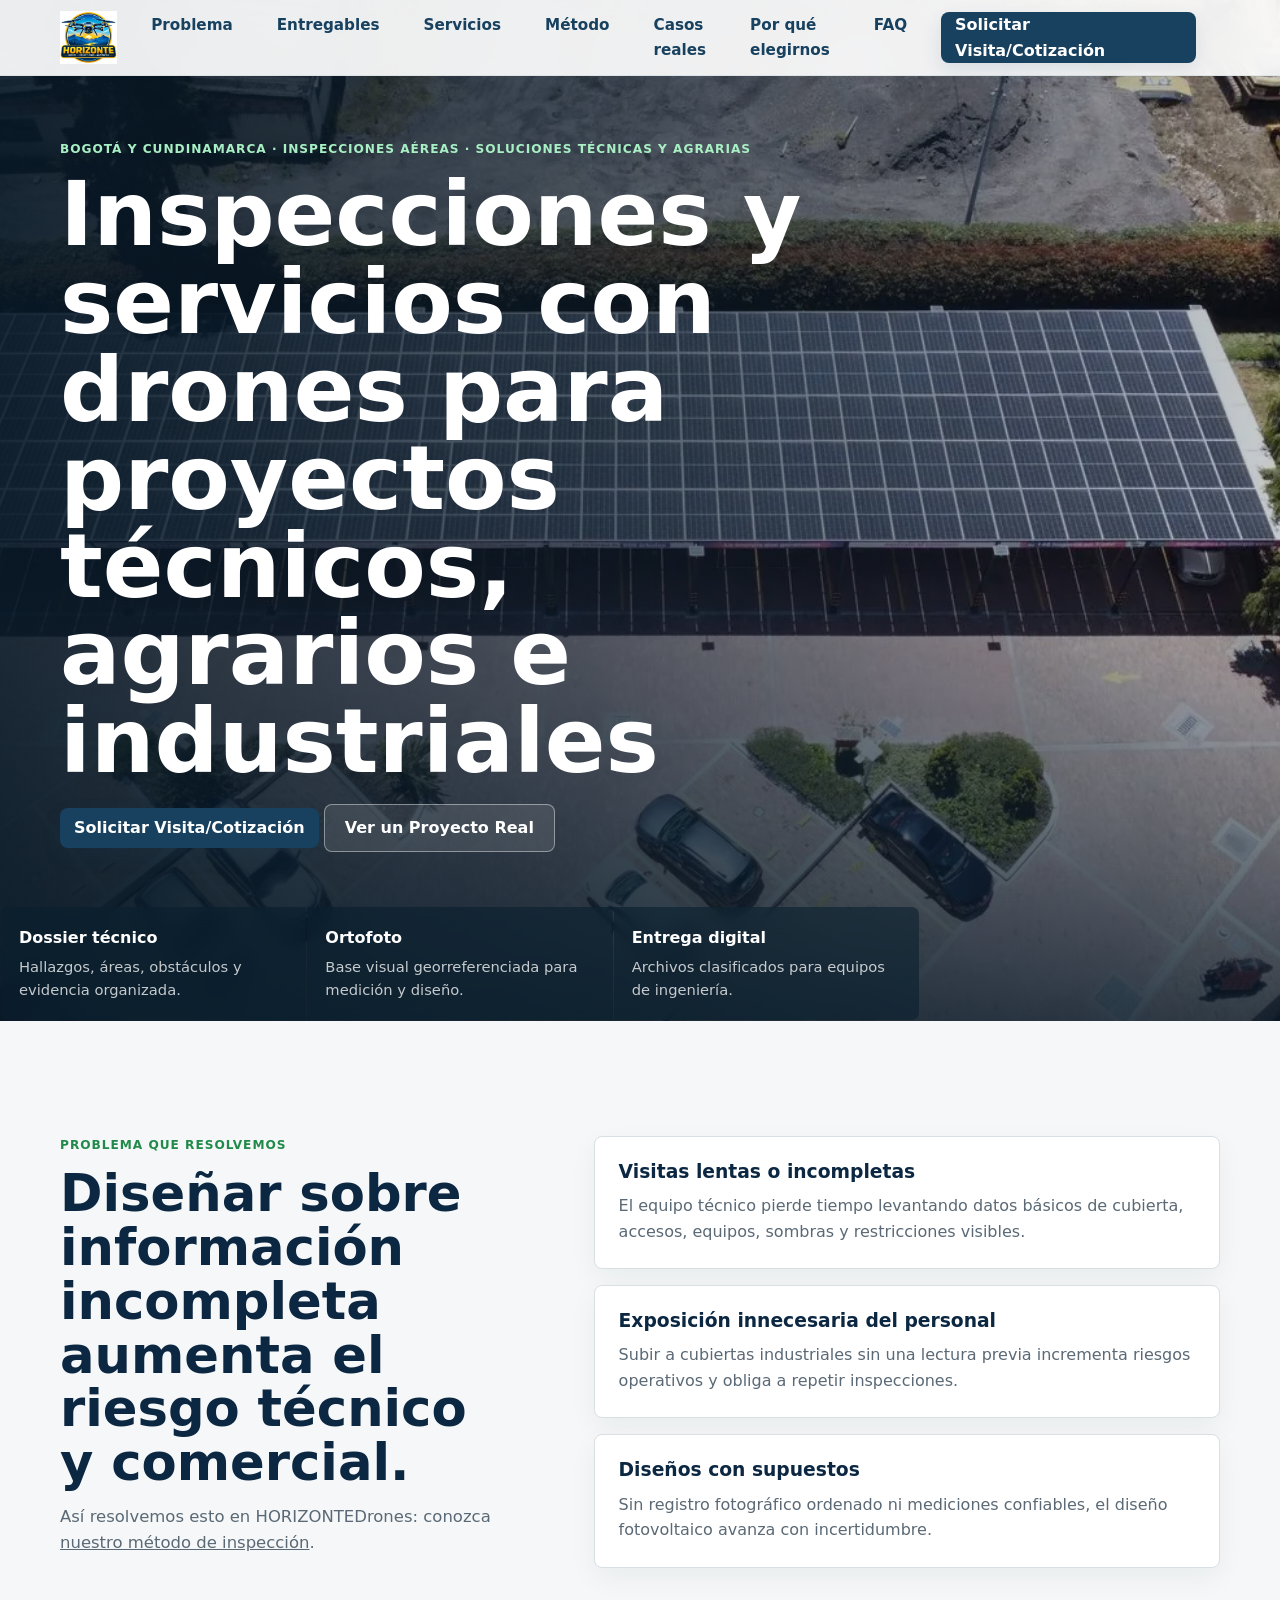
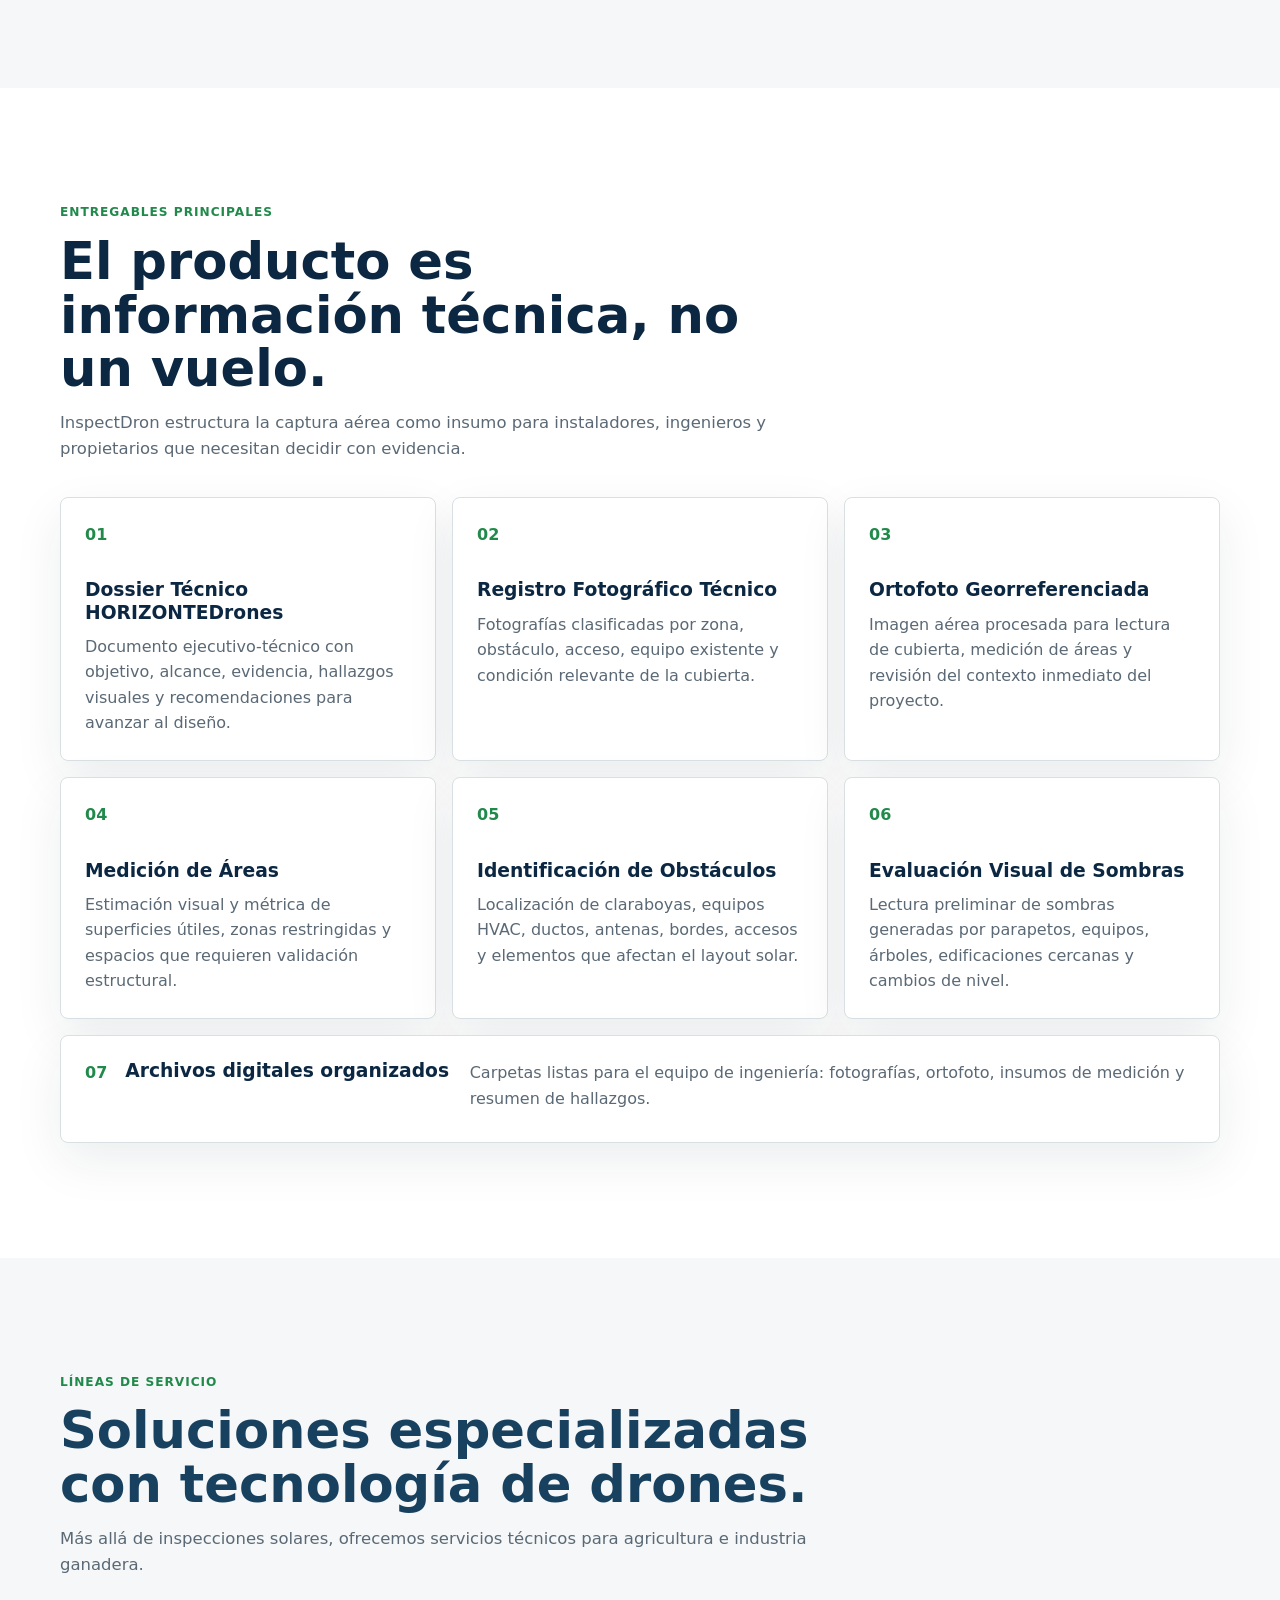
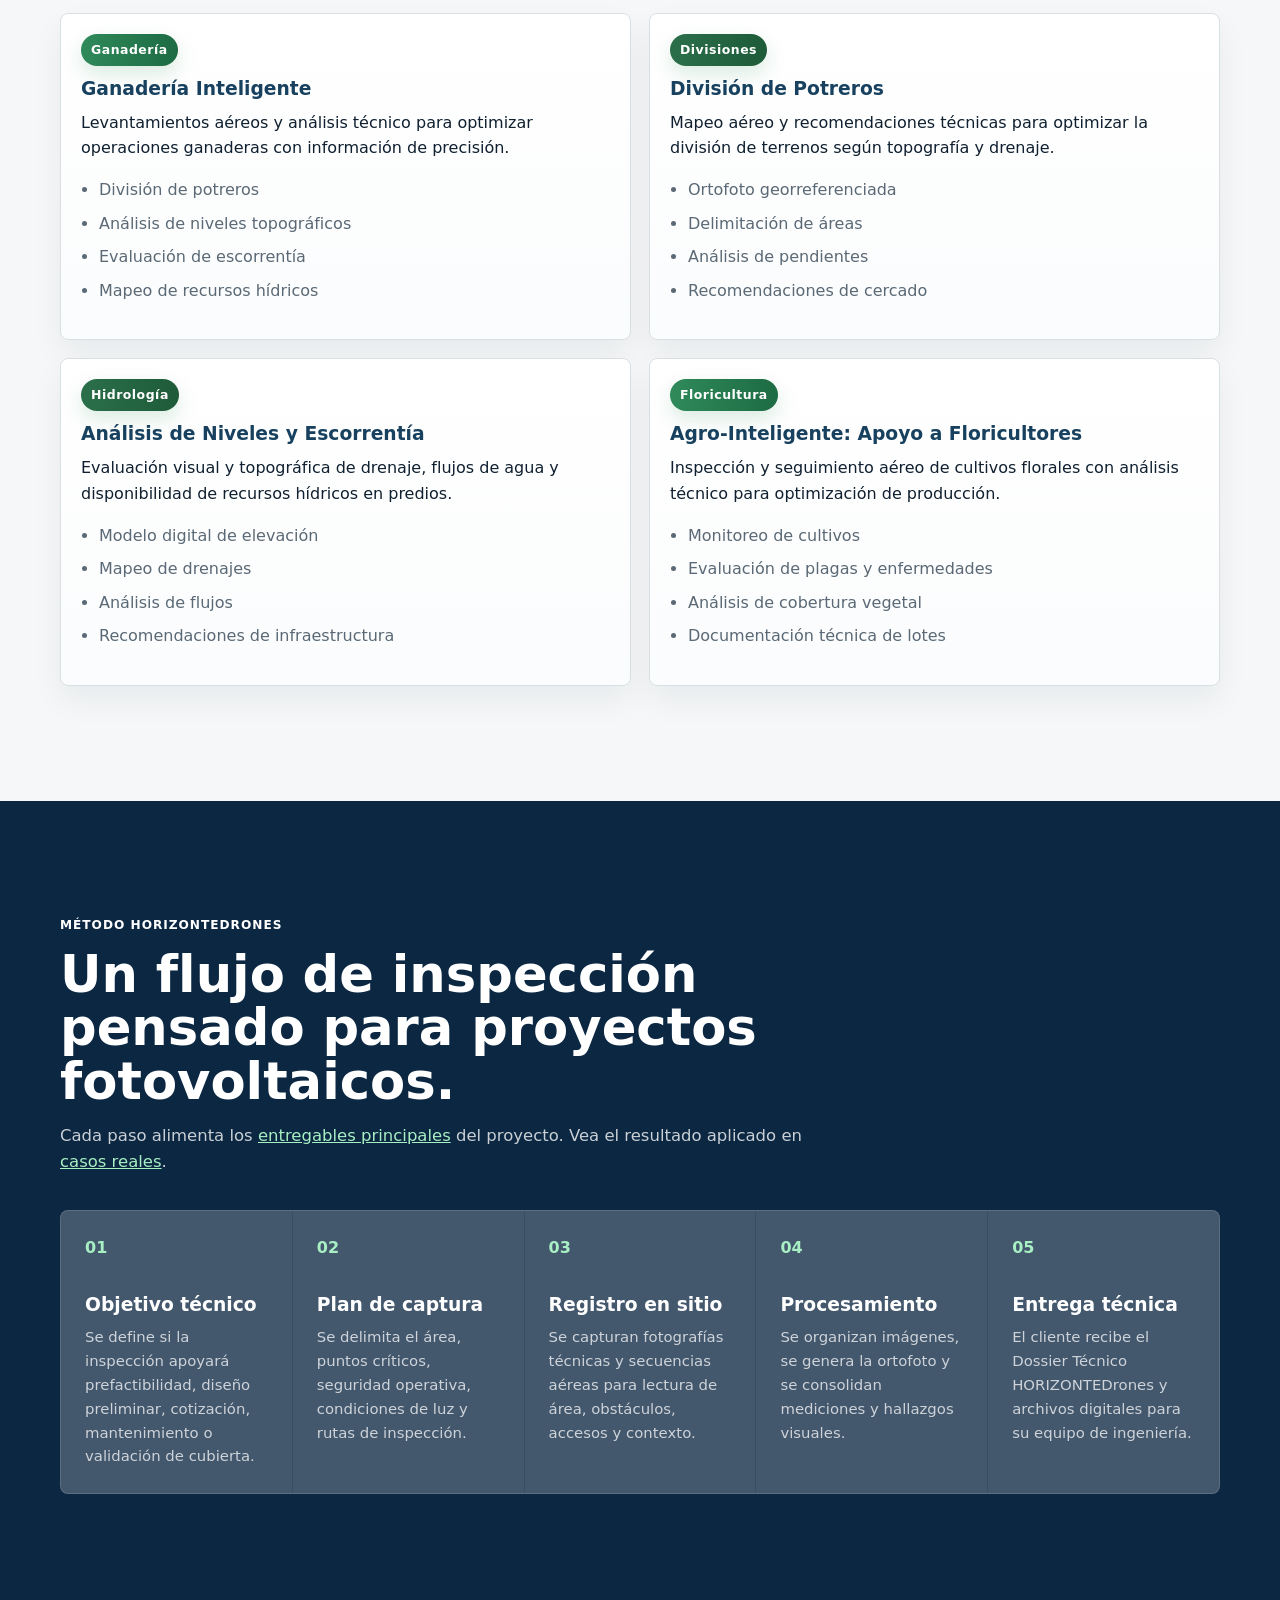
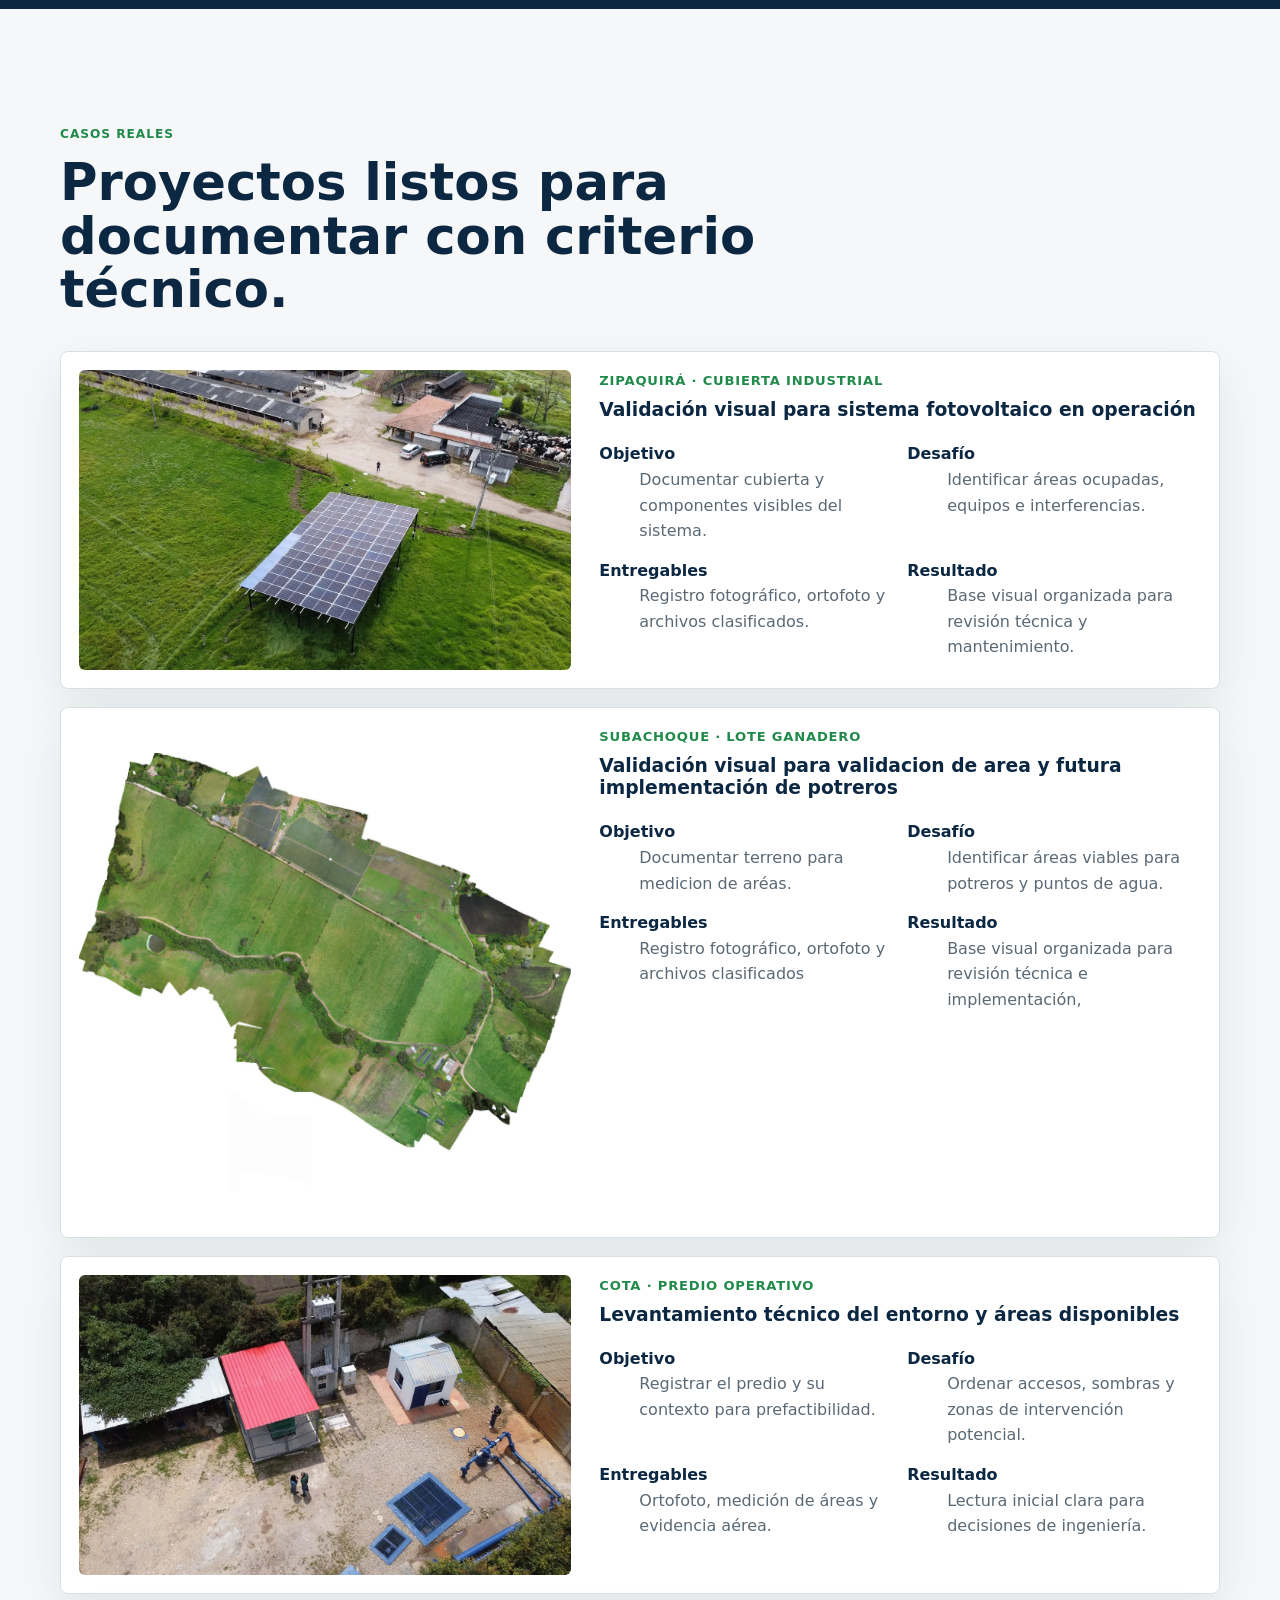
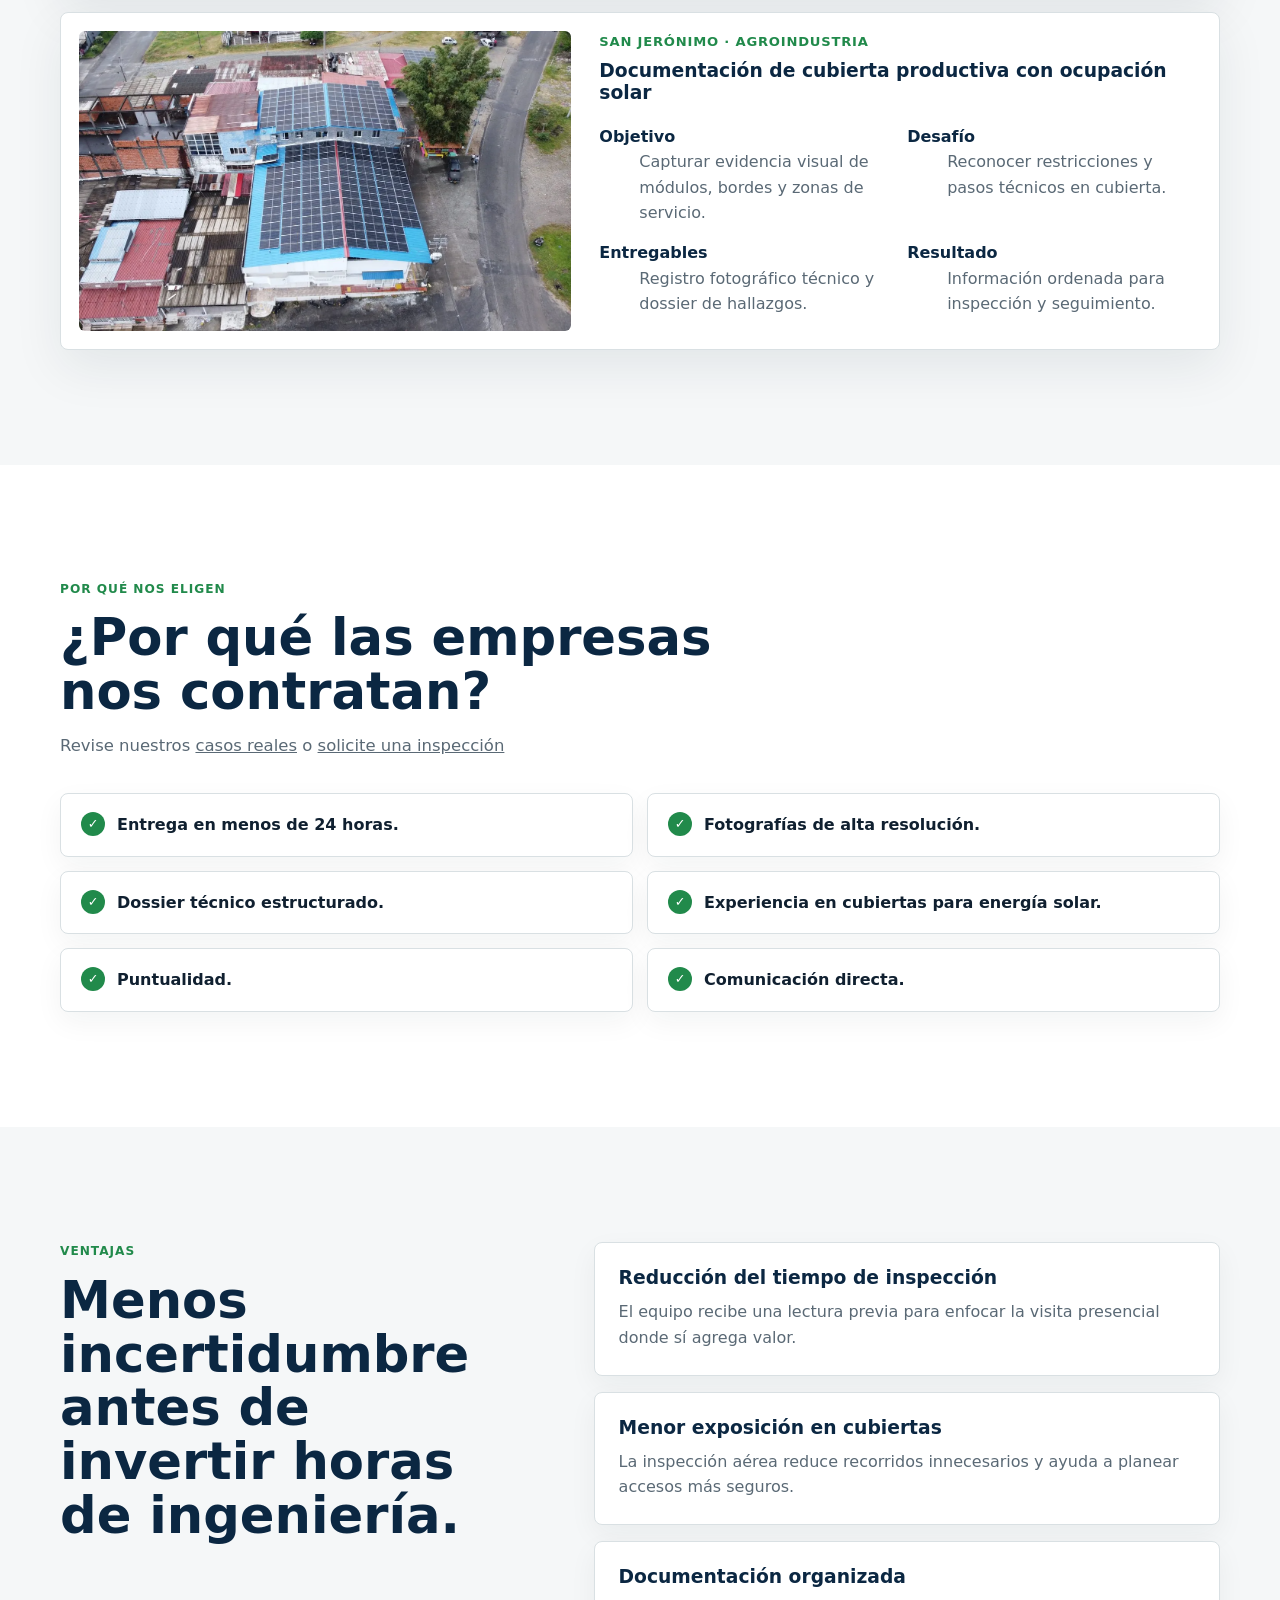
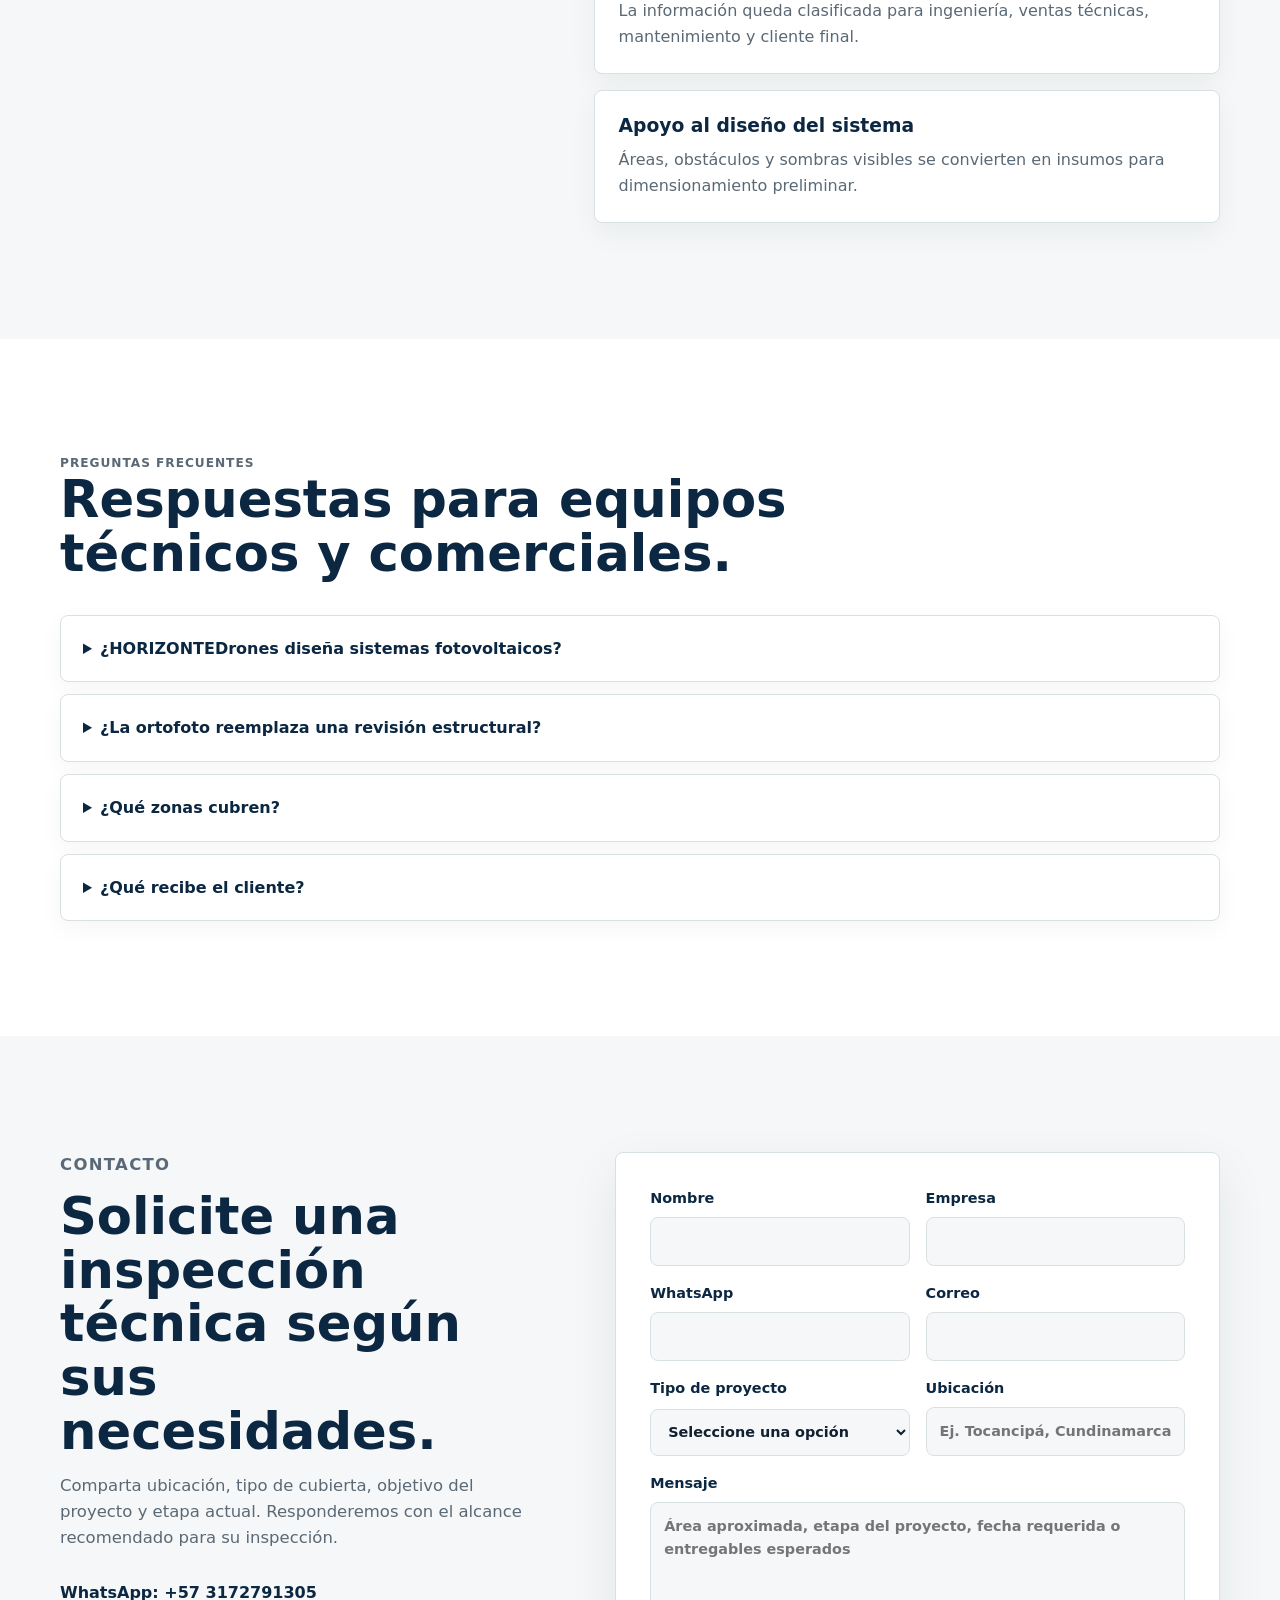
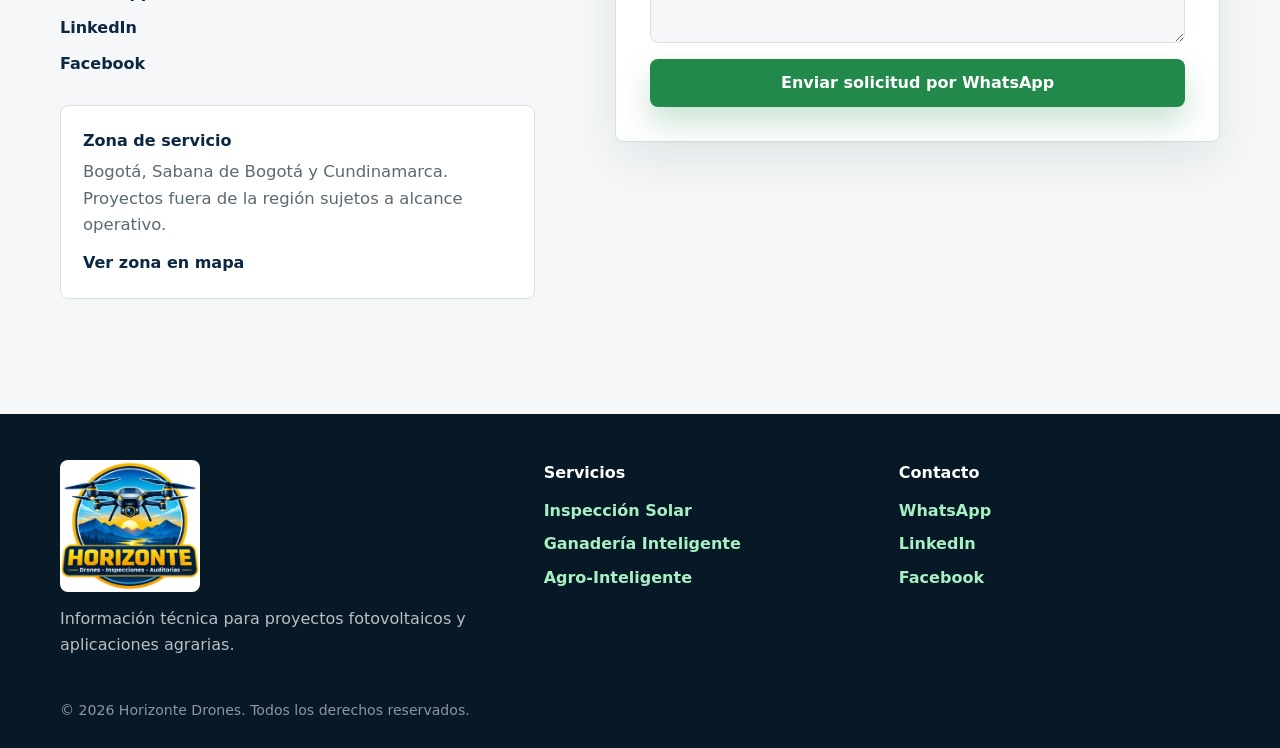
<file: index.html>
<!DOCTYPE html>
<html lang="es">
<head>
  <meta charset="UTF-8">
  <meta name="viewport" content="width=device-width, initial-scale=1.0">
  <title>Horizonte Drones | Inspecciones - Auditorias</title>
  <meta name="description" content="InspectDron entrega información técnica para proyectos fotovoltaicos: inspección de cubiertas, ortofoto georreferenciada, medición de áreas, obstáculos, so[..[...]">
  <meta name="keywords" content="inspección de cubiertas, inspección con drones, paneles solares, levantamiento técnico, energía solar, fotogrametría para cubiertas, Bogotá, Cundinamarca">
  <meta name="author" content="Horizonte Drones">
  <meta name="robots" content="index, follow">
  <link rel="canonical" href="https://pevisero.github.io/InspectDron/">
  <link rel="preload" as="image" href="assets/img/fiandina-chia-paneles.webp" imagesrcset="assets/img/fiandina-chia-paneles.webp">
  <link rel="icon" href="favicon.ico" sizes="any">
  <link rel="icon" type="image/png" href="favicon.png">
  <link rel="apple-touch-icon" href="apple-touch-icon.png">
  <link rel="stylesheet" href="style.css">
  <link rel="stylesheet" href="responsive.css">

  <meta property="og:title" content="Horizonte Drones | Información técnica para proyectos fotovoltaicos">
  <meta property="og:description" content="Inspección técnica de cubiertas, ortofoto georreferenciada, mediciones y dossier técnico para instaladores solares.">
  <meta property="og:image" content="https://pevisero.github.io/InspectDron/assets/img/opengraph.jpg">
  <meta property="og:image:width" content="1200">
  <meta property="og:image:height" content="630">
  <meta property="og:url" content="https://pevisero.github.io/HORIZONTEDrones/">
  <meta property="og:type" content="website">
  <meta property="og:site_name" content="Horizonte Drones">
  <meta name="twitter:card" content="summary_large_image">
  <meta name="twitter:title" content="Horizonte Drones | Información técnica para proyectos fotovoltaicos">
  <meta name="twitter:description" content="Dossier técnico, registro fotográfico y ortofoto para proyectos solares en Bogotá y Cundinamarca.">
  <meta name="twitter:image" content="https://pevisero.github.io/InspectDron/assets/img/opengraph.jpg">

  <script type="application/ld+json">
  {
    "@context": "https://schema.org",
    "@type": "LocalBusiness",
    "name": "Horizonte Drones",
    "url": "https://pevisero.github.io/HORIZONTEDrones/",
    "logo": "https://pevisero.github.io/HORIZONTEDrones/assets/img/LogoFinalHorizonte.jpg",
    "image": [
      {
        "@type": "ImageObject",
        "url": "https://pevisero.github.io/HORIZONTEDrones/assets/img/fiandina-chia-paneles.webp",
        "width": 1400,
        "height": 787,
        "caption": "Cubierta industrial inspeccionada para proyecto fotovoltaico en Chía"
      },
      {
        "@type": "ImageObject",
        "url": "https://pevisero.github.io/HORIZONTEDrones/assets/img/semex-zipaquira-paneles.webp",
        "width": 700,
        "height": 394,
        "caption": "Cubierta con sistema fotovoltaico en Zipaquirá"
      },
      {
        "@type": "ImageObject",
        "url": "https://pevisero.github.io/HORIZONTEDrones/assets/img/acueducto-cota-aereo.webp",
        "width": 700,
        "height": 394,
        "caption": "Vista aérea de predio para levantamiento técnico en Cota"
      },
      {
        "@type": "ImageObject",
        "url": "https://pevisero.github.io/HORIZONTEDrones/assets/img/lacteos-san-jeronimo-paneles.webp",
        "width": 700,
        "height": 394,
        "caption": "Cubierta agroindustrial con paneles solares en San Jerónimo"
      }
    ],
    "description": "Inspección técnica de cubiertas y levantamiento fotogramétrico para proyectos fotovoltaicos.",
    "areaServed": ["Bogotá", "Cundinamarca", "Colombia"],
    "sameAs": [
      "https://linkedin.com/company/horizontedrones",
      "https://facebook.com/profile.php?id=61589351548795"
    ],
    "contactPoint": {
      "@type": "ContactPoint",
      "telephone": "+57-317-279-1305",
      "contactType": "customer service",
      "areaServed": "CO",
      "availableLanguage": "Spanish"
    }
  }
  </script>

  <script type="application/ld+json">
  {
    "@context": "https://schema.org",
    "@type": "Service",
    "serviceType": "Inspección técnica de cubiertas con drones para proyectos fotovoltaicos",
    "name": "Inspección Técnica Horizonte Drones",
    "provider": {
      "@type": "LocalBusiness",
      "name": "Horizonte Drones",
      "url": "https://pevisero.github.io/HORIZONTEDrones/"
    },
    "areaServed": ["Bogotá", "Cundinamarca", "Colombia"],
    "description": "Inspección aérea de cubiertas industriales y comerciales para proyectos fotovoltaicos: dossier técnico, registro fotográfico, ortofoto georreferenciada, medición de áreas[...]",
    "url": "https://pevisero.github.io/HORIZONTEDrones/#entregables"
  }
  </script>

  <script type="application/ld+json">
  {
    "@context": "https://schema.org",
    "@type": "FAQPage",
    "mainEntity": [
      {
        "@type": "Question",
        "name": "¿InspectDron diseña sistemas fotovoltaicos?",
        "acceptedAnswer": {
          "@type": "Answer",
          "text": "No. InspectDron entrega información técnica de campo para apoyar a empresas instaladoras, ingenieros y propietarios antes del diseño o la visita especializada."
        }
      },
      {
        "@type": "Question",
        "name": "¿La ortofoto reemplaza una revisión estructural?",
        "acceptedAnswer": {
          "@type": "Answer",
          "text": "No. La ortofoto y el registro visual ayudan a tomar decisiones preliminares, pero la capacidad estructural debe validarla un profesional competente."
        }
      },
      {
        "@type": "Question",
        "name": "¿Qué zonas cubren?",
        "acceptedAnswer": {
          "@type": "Answer",
          "text": "Atendemos principalmente Bogotá, Sabana de Bogotá y Cundinamarca. También se evalúan proyectos en otras regiones según alcance y agenda operativa."
        }
      },
      {
        "@type": "Question",
        "name": "¿Qué recibe el cliente?",
        "acceptedAnswer": {
          "@type": "Answer",
          "text": "Un Dossier Técnico InspectDron, registro fotográfico técnico, ortofoto georreferenciada cuando aplica, mediciones de áreas, identificación de obstáculos, evaluación visu[...]
        }
      }
    ]
  }
  </script>

  <script type="application/ld+json">
  {
    "@context": "https://schema.org",
    "@type": "BreadcrumbList",
    "itemListElement": [
      {
        "@type": "ListItem",
        "position": 1,
        "name": "Inicio",
        "item": "https://pevisero.github.io/HORIZONTEDrones/"
      },
      {
        "@type": "ListItem",
        "position": 2,
        "name": "Inspección Técnica de Cubiertas Fotovoltaicas",
        "item": "https://pevisero.github.io/HORIZONTEDrones/#entregables"
      }
    ]
  }
  </script>
</head>
<body>
  <a class="skip-link" href="#contenido">Saltar al contenido</a>

  <header class="site-header" data-header>
    <a class="brand" href="#inicio" aria-label="Inicio Horizonte Drones">
      <picture>
        <source srcset="assets/img/LogoFinalHorizonte.webp" type="image/webp">
        <img src="assets/img/LogoFinalHorizonte.jpg" alt="Horizonte Drones — Inspecciones — Auditorías" width="180" height="120">
      </picture>
    </a>

    <nav class="desktop-nav" aria-label="Navegación principal">
      <a href="#problema">Problema</a>
      <a href="#entregables">Entregables</a>
      <a href="#servicios">Servicios</a>
      <a href="#metodo">Método</a>
      <a href="#casos">Casos reales</a>
      <a href="#por-que-elegirnos">Por qué elegirnos</a>
      <a href="#faq">FAQ</a>
    </nav>

    <a class="header-cta" href="#contacto">Solicitar Visita/Cotización</a>
    <button class="menu-toggle" type="button" data-menu-toggle aria-expanded="false" aria-controls="mobile-menu">
      <span></span>
      <span></span>
      <span></span>
      <span class="sr-only">Abrir menú</span>
    </button>
  </header>

  <nav class="mobile-nav" id="mobile-menu" data-mobile-menu aria-label="Navegación móvil">
    <a href="#problema">Problema</a>
    <a href="#entregables">Entregables</a>
    <a href="#servicios">Servicios</a>
    <a href="#metodo">Método</a>
    <a href="#casos">Casos reales</a>
    <a href="#por-que-elegirnos">Por qué elegirnos</a>
    <a href="#ventajas">Ventajas</a>
    <a href="#faq">Preguntas frecuentes</a>
    <a href="#contacto">Contacto</a>
  </nav>

  <main id="contenido">
    <section class="hero" id="inicio" aria-labelledby="hero-title">
      <picture>
        <source srcset="assets/img/fiandina-chia-paneles.webp" type="image/webp">
        <img class="hero-media" src="assets/img/fiandina-chia-paneles.jpg" alt="Cubierta industrial inspeccionada para proyecto fotovoltaico" width="1400" height="787">
      </picture>
      <div class="hero-overlay"></div>
      <div class="hero-content">
        <p class="eyebrow eyebrow-light">Bogotá y Cundinamarca · Inspecciones aéreas · Soluciones técnicas y agrarias</p> 
        <h1 id="hero-title">Inspecciones y servicios con drones para proyectos técnicos, agrarios e industriales</h1> 
        <a class="header-cta" href="#contacto">Solicitar Visita/Cotización</a>
        <a class="btn btn-secondary" href="#casos">Ver un Proyecto Real</a>
        </div>
        <dl class="hero-proof">
          <div>
            <dt>Dossier técnico</dt>
            <dd>Hallazgos, áreas, obstáculos y evidencia organizada.</dd>
          </div>
          <div>
            <dt>Ortofoto</dt>
            <dd>Base visual georreferenciada para medición y diseño.</dd>
          </div>
          <div>
            <dt>Entrega digital</dt>
            <dd>Archivos clasificados para equipos de ingeniería.</dd>
          </div>
        </dl>
      </div>
    </section>

    <section class="section problem" id="problema" aria-labelledby="problema-title">
      <div class="container split-grid">
        <div class="section-copy reveal">
          <p class="eyebrow">Problema que resolvemos</p>
          <h2 id="problema-title">Diseñar sobre información incompleta aumenta el riesgo técnico y comercial.</h2>
          <p>Así resolvemos esto en HORIZONTEDrones: conozca <a href="#metodo">nuestro método de inspección</a>.</p>
        </div>
        <div class="problem-list reveal">
          <article>
            <h3>Visitas lentas o incompletas</h3>
            <p>El equipo técnico pierde tiempo levantando datos básicos de cubierta, accesos, equipos, sombras y restricciones visibles.</p>
          </article>
          <article>
            <h3>Exposición innecesaria del personal</h3>
            <p>Subir a cubiertas industriales sin una lectura previa incrementa riesgos operativos y obliga a repetir inspecciones.</p>
          </article>
          <article>
            <h3>Diseños con supuestos</h3>
            <p>Sin registro fotográfico ordenado ni mediciones confiables, el diseño fotovoltaico avanza con incertidumbre.</p>
          </article>
        </div>
      </div>
    </section>

    <section class="section deliverables" id="entregables" aria-labelledby="entregables-title">
      <div class="container">
        <div class="section-head reveal">
          <p class="eyebrow">Entregables principales</p>
          <h2 id="entregables-title">El producto es información técnica, no un vuelo.</h2>
          <p>InspectDron estructura la captura aérea como insumo para instaladores, ingenieros y propietarios que necesitan decidir con evidencia.</p>
        </div>
        <div class="deliverable-grid">
          <article class="deliverable-card reveal">
            <span>01</span>
            <h3>Dossier Técnico HORIZONTEDrones</h3>
            <p>Documento ejecutivo-técnico con objetivo, alcance, evidencia, hallazgos visuales y recomendaciones para avanzar al diseño.</p>
          </article>
          <article class="deliverable-card reveal">
            <span>02</span>
            <h3>Registro Fotográfico Técnico</h3>
            <p>Fotografías clasificadas por zona, obstáculo, acceso, equipo existente y condición relevante de la cubierta.</p>
          </article>
          <article class="deliverable-card reveal">
            <span>03</span>
            <h3>Ortofoto Georreferenciada</h3>
            <p>Imagen aérea procesada para lectura de cubierta, medición de áreas y revisión del contexto inmediato del proyecto.</p>
          </article>
          <article class="deliverable-card reveal">
            <span>04</span>
            <h3>Medición de Áreas</h3>
            <p>Estimación visual y métrica de superficies útiles, zonas restringidas y espacios que requieren validación estructural.</p>
          </article>
          <article class="deliverable-card reveal">
            <span>05</span>
            <h3>Identificación de Obstáculos</h3>
            <p>Localización de claraboyas, equipos HVAC, ductos, antenas, bordes, accesos y elementos que afectan el layout solar.</p>
          </article>
          <article class="deliverable-card reveal">
            <span>06</span>
            <h3>Evaluación Visual de Sombras</h3>
            <p>Lectura preliminar de sombras generadas por parapetos, equipos, árboles, edificaciones cercanas y cambios de nivel.</p>
          </article>
          <article class="deliverable-card deliverable-wide reveal">
            <span>07</span>
            <h3>Archivos digitales organizados</h3>
            <p>Carpetas listas para el equipo de ingeniería: fotografías, ortofoto, insumos de medición y resumen de hallazgos.</p>
          </article>
        </div>
      </div>
    </section>

    <section class="section services" id="servicios" aria-labelledby="servicios-title">
      <div class="container">
        <div class="section-head reveal">
          <p class="eyebrow">Líneas de servicio</p>
          <h2 id="servicios-title">Soluciones especializadas con tecnología de drones.</h2>
          <p>Más allá de inspecciones solares, ofrecemos servicios técnicos para agricultura e industria ganadera.</p>
        </div>
        <div class="services-grid">
          <article class="service-card reveal">
            <div class="service-badge" data-type="agro">Ganadería</div>
            <h3>Ganadería Inteligente</h3>
            <p>Levantamientos aéreos y análisis técnico para optimizar operaciones ganaderas con información de precisión.</p>
            <ul class="service-features">
              <li>División de potreros</li>
              <li>Análisis de niveles topográficos</li>
              <li>Evaluación de escorrentía</li>
              <li>Mapeo de recursos hídricos</li>
            </ul>
          </article>
          <article class="service-card reveal">
            <div class="service-badge" data-type="primary">Divisiones</div>
            <h3>División de Potreros</h3>
            <p>Mapeo aéreo y recomendaciones técnicas para optimizar la división de terrenos según topografía y drenaje.</p>
            <ul class="service-features">
              <li>Ortofoto georreferenciada</li>
              <li>Delimitación de áreas</li>
              <li>Análisis de pendientes</li>
              <li>Recomendaciones de cercado</li>
            </ul>
          </article>
          <article class="service-card reveal">
            <div class="service-badge" data-type="primary">Hidrología</div>
            <h3>Análisis de Niveles y Escorrentía</h3>
            <p>Evaluación visual y topográfica de drenaje, flujos de agua y disponibilidad de recursos hídricos en predios.</p>
            <ul class="service-features">
              <li>Modelo digital de elevación</li>
              <li>Mapeo de drenajes</li>
              <li>Análisis de flujos</li>
              <li>Recomendaciones de infraestructura</li>
            </ul>
          </article>
          <article class="service-card reveal">
            <div class="service-badge" data-type="agro">Floricultura</div>
            <h3>Agro-Inteligente: Apoyo a Floricultores</h3>
            <p>Inspección y seguimiento aéreo de cultivos florales con análisis técnico para optimización de producción.</p>
            <ul class="service-features">
              <li>Monitoreo de cultivos</li>
              <li>Evaluación de plagas y enfermedades</li>
              <li>Análisis de cobertura vegetal</li>
              <li>Documentación técnica de lotes</li>
            </ul>
          </article>
        </div>
      </div>
    </section>

    <section class="section method" id="metodo" aria-labelledby="metodo-title">
      <div class="container">
        <div class="section-head reveal">
          <p class="eyebrow">Método HORIZONTEDrones</p>
          <h2 id="metodo-title">Un flujo de inspección pensado para proyectos fotovoltaicos.</h2>
          <p>Cada paso alimenta los <a href="#entregables">entregables principales</a> del proyecto. Vea el resultado aplicado en <a href="#casos">casos reales</a>.</p>
        </div>
        <ol class="method-steps">
          <li class="reveal">
            <strong>01</strong>
            <h3>Objetivo técnico</h3>
            <p>Se define si la inspección apoyará prefactibilidad, diseño preliminar, cotización, mantenimiento o validación de cubierta.</p>
          </li>
          <li class="reveal">
            <strong>02</strong>
            <h3>Plan de captura</h3>
            <p>Se delimita el área, puntos críticos, seguridad operativa, condiciones de luz y rutas de inspección.</p>
          </li>
          <li class="reveal">
            <strong>03</strong>
            <h3>Registro en sitio</h3>
            <p>Se capturan fotografías técnicas y secuencias aéreas para lectura de área, obstáculos, accesos y contexto.</p>
          </li>
          <li class="reveal">
            <strong>04</strong>
            <h3>Procesamiento</h3>
            <p>Se organizan imágenes, se genera la ortofoto y se consolidan mediciones y hallazgos visuales.</p>
          </li>
          <li class="reveal">
            <strong>05</strong>
            <h3>Entrega técnica</h3>
            <p>El cliente recibe el Dossier Técnico HORIZONTEDrones y archivos digitales para su equipo de ingeniería.</p>
          </li>
        </ol>
      </div>
    </section>

    <section class="section cases" id="casos" aria-labelledby="casos-title">
      <div class="container">
        <div class="section-head reveal">
          <p class="eyebrow">Casos reales</p>
          <h2 id="casos-title">Proyectos listos para documentar con criterio técnico.</h2>
          <p hidden>La sección queda preparada para crecer con más proyectos, manteniendo una estructura útil para clientes corporativos.</p>
        </div>
        <div class="case-grid">
          <article class="case-card reveal">
            <img src="assets/img/semex-zipaquira-paneles.webp" alt="Cubierta con sistema fotovoltaico en Zipaquirá" width="700" height="394" loading="lazy">
            <div>
              <p class="case-location">Zipaquirá · Cubierta industrial</p>
              <h3>Validación visual para sistema fotovoltaico en operación</h3>
              <dl>
                <div><dt>Objetivo</dt><dd>Documentar cubierta y componentes visibles del sistema.</dd></div>
                <div><dt>Desafío</dt><dd>Identificar áreas ocupadas, equipos e interferencias.</dd></div>
                <div><dt>Entregables</dt><dd>Registro fotográfico, ortofoto y archivos clasificados.</dd></div>
                <div><dt>Resultado</dt><dd>Base visual organizada para revisión técnica y mantenimiento.</dd></div>
              </dl>
            </div>
          </article>
          <article class="case-card reveal">
            <img src="assets/img/lote_subachoque.webp" alt="Lote medicion de area e implementacion de Ganaderia Inteligente" width="700" height="394" loading="lazy">
            <div>
              <p class="case-location">Subachoque · Lote Ganadero</p>
              <h3>Validación visual para validacion de area y futura implementación de potreros</h3>
              <dl>
                <div><dt>Objetivo</dt><dd>Documentar terreno para medicion de aréas.</dd></div>
                <div><dt>Desafío</dt><dd>Identificar áreas viables para potreros y puntos de agua.</dd></div>
                <div><dt>Entregables</dt><dd>Registro fotográfico, ortofoto y archivos clasificados</dd></div>
                <div><dt>Resultado</dt><dd>Base visual organizada para revisión técnica e implementación,</dd></div>
              </dl>
            </div>
           </article>  
          <article class="case-card reveal">
            <img src="assets/img/acueducto-cota-aereo.webp" alt="Vista aérea de predio para levantamiento técnico en Cota" width="700" height="394" loading="lazy">
            <div>
              <p class="case-location">Cota · Predio operativo</p>
              <h3>Levantamiento técnico del entorno y áreas disponibles</h3>
              <dl>
                <div><dt>Objetivo</dt><dd>Registrar el predio y su contexto para prefactibilidad.</dd></div>
                <div><dt>Desafío</dt><dd>Ordenar accesos, sombras y zonas de intervención potencial.</dd></div>
                <div><dt>Entregables</dt><dd>Ortofoto, medición de áreas y evidencia aérea.</dd></div>
                <div><dt>Resultado</dt><dd>Lectura inicial clara para decisiones de ingeniería.</dd></div>
              </dl>
            </div>
          </article>
          <article class="case-card reveal">
            <img src="assets/img/lacteos-san-jeronimo-paneles.webp" alt="Cubierta agroindustrial con paneles solares" width="700" height="394" loading="lazy">
            <div>
              <p class="case-location">San Jerónimo · Agroindustria</p>
              <h3>Documentación de cubierta productiva con ocupación solar</h3>
              <dl>
                <div><dt>Objetivo</dt><dd>Capturar evidencia visual de módulos, bordes y zonas de servicio.</dd></div>
                <div><dt>Desafío</dt><dd>Reconocer restricciones y pasos técnicos en cubierta.</dd></div>
                <div><dt>Entregables</dt><dd>Registro fotográfico técnico y dossier de hallazgos.</dd></div>
                <div><dt>Resultado</dt><dd>Información ordenada para inspección y seguimiento.</dd></div>
              </dl>
            </div>
          </article>
        </div>
      </div>
    </section>

    <section class="section why-us" id="por-que-elegirnos" aria-labelledby="why-us-title">
      <div class="container">
        <div class="section-head reveal">
          <p class="eyebrow">Por qué nos eligen</p>
          <h2 id="why-us-title">¿Por qué las empresas nos contratan?</h2>
          <p>Revise nuestros <a href="#casos">casos reales</a> o <a href="#contacto">solicite una inspección</a directamente.</p>
        </div>
        <ul class="why-us-list reveal">
          <li>Entrega en menos de 24 horas.</li>
          <li>Fotografías de alta resolución.</li>
          <li>Dossier técnico estructurado.</li>
          <li>Experiencia en cubiertas para energía solar.</li>
          <li>Puntualidad.</li>
          <li>Comunicación directa.</li>
        </ul>
      </div>
    </section>

    <section class="section advantages" id="ventajas" aria-labelledby="ventajas-title">
      <div class="container split-grid">
        <div class="section-copy reveal">
          <p class="eyebrow">Ventajas</p>
          <h2 id="ventajas-title">Menos incertidumbre antes de invertir horas de ingeniería.</h2>
        </div>
        <div class="advantage-grid">
          <article class="reveal"><h3>Reducción del tiempo de inspección</h3><p>El equipo recibe una lectura previa para enfocar la visita presencial donde sí agrega valor.</p></article>
          <article class="reveal"><h3>Menor exposición en cubiertas</h3><p>La inspección aérea reduce recorridos innecesarios y ayuda a planear accesos más seguros.</p></article>
          <article class="reveal"><h3>Documentación organizada</h3><p>La información queda clasificada para ingeniería, ventas técnicas, mantenimiento y cliente final.</p></article>
          <article class="reveal"><h3>Apoyo al diseño del sistema</h3><p>Áreas, obstáculos y sombras visibles se convierten en insumos para dimensionamiento preliminar.</p></article>
        </div>
      </div>
    </section>

    <section class="section faq" id="faq" aria-labelledby="faq-title">
      <div class="container">
        <div class="section-head reveal">
          <p class="eyebrow">Preguntas frecuentes</p>
          <h2 id="faq-title">Respuestas para equipos técnicos y comerciales.</h2>
        </div>
        <div class="faq-list">
          <details class="reveal">
            <summary>¿HORIZONTEDrones diseña sistemas fotovoltaicos?</summary>
            <p>No. HORIZONTEDrones entrega información técnica de campo para apoyar a empresas instaladoras, ingenieros y propietarios antes del diseño o la visita especializada.</p>
          </details>
          <details class="reveal">
            <summary>¿La ortofoto reemplaza una revisión estructural?</summary>
            <p>No. La ortofoto y el registro visual ayudan a tomar decisiones preliminares, pero la capacidad estructural debe validarla un profesional competente.</p>
          </details>
          <details class="reveal">
            <summary>¿Qué zonas cubren?</summary>
            <p>Atendemos principalmente Bogotá, Sabana de Bogotá y Cundinamarca. También se evalúan proyectos en otras regiones según alcance y agenda operativa.</p>
          </details>
          <details class="reveal">
            <summary>¿Qué recibe el cliente?</summary>
            <p>Un Dossier Técnico InspectDron, registro fotográfico técnico, ortofoto georreferenciada cuando aplica, mediciones de áreas, identificación de obstáculos, evaluación visual d[...]
          </details>
        </div>
      </div>
    </section>

    <section class="section contact" id="contacto" aria-labelledby="contacto-title">
      <div class="container contact-grid">
        <div class="contact-copy reveal">
          <p class="eyebrow">Contacto</p>
          <h2 id="contacto-title">Solicite una inspección técnica según sus necesidades.</h2>
          <p>Comparta ubicación, tipo de cubierta, objetivo del proyecto y etapa actual. Responderemos con el alcance recomendado para su inspección.</p>
          <div class="contact-links">
            <a href="https://wa.me/573172791305" target="_blank" rel="noopener">WhatsApp: +57 3172791305</a>
            <a href="https://linkedin.com/company/horizontedrones" target="_blank" rel="noopener">LinkedIn</a>
            <a href="https://facebook.com/profile.php?id=61589351548795" target="_blank" rel="noopener">Facebook</a>
          </div>
          <div class="map-panel" aria-label="Zona de servicio">
            <strong>Zona de servicio</strong>
            <p>Bogotá, Sabana de Bogotá y Cundinamarca. Proyectos fuera de la región sujetos a alcance operativo.</p>
            <a href="https://www.google.com/maps/search/Bogot%C3%A1+Cundinamarca" target="_blank" rel="noopener">Ver zona en mapa</a>
          </div>
        </div>

        <form class="contact-form reveal" data-contact-form>
          <label>
            Nombre
            <input type="text" name="nombre" autocomplete="name" required>
          </label>
          <label>
            Empresa
            <input type="text" name="empresa" autocomplete="organization">
          </label>
          <label>
            WhatsApp
            <input type="tel" name="telefono" autocomplete="tel" required>
          </label>
          <label>
            Correo
            <input type="email" name="email" autocomplete="email">
          </label>
          <label>
            Tipo de proyecto
            <select name="proyecto" required>
              <option value="">Seleccione una opción</option>
              <option>Cubierta industrial</option>
              <option>Cubierta comercial</option>
              <option>Bodega o centro logístico</option>
              <option>Mantenimiento de sistema existente</option>
              <option>Ganadería Inteligente</option>
              <option>División de Potreros</option>
              <option>Análisis de Niveles y Escorrentía</option>
              <option>Agro-Inteligente (Floricultura)</option>
              <option>Otro</option>
            </select>
          </label>
          <label>
            Ubicación
            <input type="text" name="ubicacion" placeholder="Ej. Tocancipá, Cundinamarca" required>
          </label>
          <label class="full-field">
            Mensaje
            <textarea name="mensaje" rows="5" placeholder="Área aproximada, etapa del proyecto, fecha requerida o entregables esperados"></textarea>
          </label>
          <button class="btn btn-primary form-button" type="submit">Enviar solicitud por WhatsApp</button>
        </form>
      </div>
    </section>
  </main>

  <footer class="site-footer">
    <div class="footer-inner">
      <div>
        <picture>
          <source srcset="assets/img/LogoFinalHorizonte.webp" type="image/webp">
          <img src="assets/img/LogoFinalHorizonte.jpg" alt="Horizonte Drones — Inspecciones — Auditorías" width="150" height="100" loading="lazy">
        </picture>
        <p>Información técnica para proyectos fotovoltaicos y aplicaciones agrarias.</p>
      </div>
      <div>
        <strong>Servicios</strong>
        <a href="#entregables">Inspección Solar</a>
        <a href="#servicios">Ganadería Inteligente</a>
        <a href="#servicios">Agro-Inteligente</a>
      </div>
      <div>
        <strong>Contacto</strong>
        <a href="https://wa.me/573172791305" target="_blank" rel="noopener">WhatsApp</a>
        <a href="https://linkedin.com/company/horizontedrones" target="_blank" rel="noopener">LinkedIn</a>
        <a href="https://facebook.com/profile.php?id=61589351548795" target="_blank" rel="noopener">Facebook</a>
      </div>
    </div>
    <p class="copyright">© 2026 Horizonte Drones. Todos los derechos reservados.</p>
  </footer>

  <script src="app.js" defer></script>
</body>
</html>
</file>
<file: style.css>
:root {
  --color-white: #ffffff;
  --color-bg: #f5f7f8;
  --color-soft: #eef2f3;
  --color-line: #d9e0e3;
  --color-ink: #102030;
  --color-muted: #5a6975;
  --color-blue: #0b2742;
  --color-blue-2: #17415f;
  --color-green: #218a4b;
  --color-green-dark: #176c39;
  --shadow-soft: 0 18px 50px rgba(16, 32, 48, 0.08);
  --container: min(1160px, calc(100vw - 40px));
  --radius: 8px;
}

* {
  box-sizing: border-box;
}

html {
  scroll-behavior: smooth;
  scroll-padding-top: 86px;
}

body {
  margin: 0;
  font-family: "Inter", system-ui, -apple-system, BlinkMacSystemFont, "Segoe UI", sans-serif;
  color: var(--color-ink);
  background: var(--color-white);
  line-height: 1.6;
}

img {
  display: block;
  max-width: 100%;
  height: auto;
}

a {
  color: inherit;
}

button,
input,
select,
textarea {
  font: inherit;
}

.skip-link {
  position: fixed;
  left: 16px;
  top: 16px;
  z-index: 1000;
  transform: translateY(-160%);
  background: var(--color-blue);
  color: var(--color-white);
  padding: 10px 14px;
  border-radius: var(--radius);
}

.skip-link:focus {
  transform: translateY(0);
}

.sr-only {
  position: absolute;
  width: 1px;
  height: 1px;
  padding: 0;
  margin: -1px;
  overflow: hidden;
  clip: rect(0, 0, 0, 0);
  white-space: nowrap;
  border: 0;
}

.site-header {
  position: fixed;
  inset: 0 0 auto;
  z-index: 50;
  height: 76px;
  display: grid;
  grid-template-columns: auto 1fr auto auto;
  align-items: center;
  gap: 24px;
  padding: 0 max(20px, calc((100vw - 1160px) / 2));
  background: rgba(255, 255, 255, 0.92);
  border-bottom: 1px solid rgba(217, 224, 227, 0.72);
  backdrop-filter: blur(16px);
  transition: box-shadow 180ms ease, height 180ms ease;
}

.site-header.is-scrolled {
  height: 68px;
  box-shadow: 0 12px 34px rgba(16, 32, 48, 0.08);
}

.brand {
  display: inline-flex;
  align-items: center;
  text-decoration: none;
}

.brand img {
  width: auto;
  height: 54px;
  object-fit: contain;
}

/* Hacemos la navegación más visible y equilibrada: todos los servicios tienen el mismo peso visual */
.desktop-nav {
  display: flex;
  justify-content: center;
  gap: 24px;
}

/* Nav items más destacados: color más oscuro, mayor contraste y peso */
.desktop-nav a,
.mobile-nav a {
  text-decoration: none;
  color: var(--color-blue-2);
  font-size: 0.95rem;
  font-weight: 800;
  padding: 8px 10px;
  border-radius: 6px;
}

.desktop-nav a:hover,
.desktop-nav a:focus-visible,
.mobile-nav a:hover,
.mobile-nav a:focus-visible {
  color: var(--color-white);
  background: linear-gradient(90deg, var(--color-blue-2), var(--color-blue));
  box-shadow: 0 8px 18px rgba(11, 39, 66, 0.08);
}

/* CTA en header menos exclusiva: más neutral para abarcar todos los servicios */
.header-cta {
  display: inline-flex;
  align-items: center;
  justify-content: center;
  min-height: 40px;
  padding: 0 14px;
  border-radius: var(--radius);
  background: var(--color-blue-2);
  color: var(--color-white);
  text-decoration: none;
  font-weight: 800;
  box-shadow: 0 8px 20px rgba(23, 65, 95, 0.12);
}

.header-cta:hover,
.header-cta:focus-visible {
  background: var(--color-blue);
}

.menu-toggle {
  display: none;
  width: 44px;
  height: 44px;
  border: 1px solid var(--color-line);
  border-radius: var(--radius);
  background: var(--color-white);
  align-items: center;
  justify-content: center;
  flex-direction: column;
  gap: 5px;
  cursor: pointer;
}

.menu-toggle span:not(.sr-only) {
  width: 20px;
  height: 2px;
  background: var(--color-blue);
}

.mobile-nav {
  position: fixed;
  inset: 76px 0 auto;
  z-index: 40;
  display: none;
  padding: 18px 20px 24px;
  background: var(--color-white);
  border-bottom: 1px solid var(--color-line);
  box-shadow: var(--shadow-soft);
}

.mobile-nav.is-open {
  display: grid;
  gap: 14px;
}

.hero {
  position: relative;
  min-height: 94vh;
  display: grid;
  align-items: end;
  overflow: hidden;
  background: var(--color-blue);
}

.hero-media,
.hero picture {
  position: absolute;
  inset: 0;
  width: 100%;
  height: 100%;
}

.hero-media {
  object-fit: cover;
  object-position: center;
}

.hero-overlay {
  position: absolute;
  inset: 0;
  background:
    linear-gradient(90deg, rgba(7, 24, 38, 0.9) 0%, rgba(7, 24, 38, 0.67) 45%, rgba(7, 24, 38, 0.22) 100%),
    linear-gradient(0deg, rgba(7, 24, 38, 0.76) 0%, rgba(7, 24, 38, 0) 42%);
}

.hero-content {
  position: relative;
  z-index: 1;
  width: var(--container);
  margin: 0 auto;
  padding: 140px 0 54px;
}

.eyebrow {
  margin: 0 0 12px;
  color: var(--color-green);
  font-size: 0.76rem;
  font-weight: 800;
  letter-spacing: 0.08em;
  text-transform: uppercase;
}

.eyebrow-light {
  color: #a8efc4;
}

h1,
h2,
h3,
p {
  margin-top: 0;
}

h1 {
  max-width: 860px;
  margin-bottom: 18px;
  color: var(--color-white);
  font-size: clamp(2.6rem, 7vw, 5.6rem);
  line-height: 0.98;
  font-weight: 800;
}

.hero-copy {
  max-width: 620px;
  margin-bottom: 28px;
  color: rgba(255, 255, 255, 0.88);
  font-size: clamp(1.08rem, 2vw, 1.28rem);
}

.hero-actions {
  display: flex;
  flex-wrap: wrap;
  gap: 12px;
  margin-bottom: 44px;
}

.btn {
  display: inline-flex;
  align-items: center;
  justify-content: center;
  min-height: 48px;
  padding: 0 20px;
  border: 1px solid transparent;
  border-radius: var(--radius);
  text-decoration: none;
  font-weight: 800;
  cursor: pointer;
  transition: transform 160ms ease, background 160ms ease, border-color 160ms ease;
}

.btn:hover,
.btn:focus-visible {
  transform: translateY(-1px);
}

.btn-primary {
  background: var(--color-green);
  color: var(--color-white);
  box-shadow: 0 16px 30px rgba(33, 138, 75, 0.24);
}

.btn-primary:hover,
.btn-primary:focus-visible {
  background: var(--color-green-dark);
}

.btn-secondary {
  color: var(--color-white);
  background: rgba(255, 255, 255, 0.1);
  border-color: rgba(255, 255, 255, 0.42);
}

.btn-secondary:hover,
.btn-secondary:focus-visible {
  border-color: var(--color-white);
  background: rgba(255, 255, 255, 0.16);
}

.hero-proof {
  display: grid;
  grid-template-columns: repeat(3, minmax(0, 1fr));
  gap: 1px;
  max-width: 920px;
  margin: 0;
  background: rgba(255, 255, 255, 0.18);
  border: 1px solid rgba(255, 255, 255, 0.2);
  border-radius: var(--radius);
  overflow: hidden;
}

.hero-proof div {
  padding: 18px;
  background: rgba(10, 31, 48, 0.58);
  backdrop-filter: blur(12px);
}

.hero-proof dt {
  margin-bottom: 4px;
  color: var(--color-white);
  font-weight: 800;
}

.hero-proof dd {
  margin: 0;
  color: rgba(255, 255, 255, 0.76);
  font-size: 0.92rem;
}

.section {
  padding: clamp(70px, 9vw, 116px) 0;
}

.section:nth-of-type(even) {
  background: var(--color-bg);
}

.container {
  width: var(--container);
  margin: 0 auto;
}

.section-head {
  max-width: 760px;
  margin-bottom: 34px;
}

.section-head p:not(.eyebrow),
.section-copy p:not(.eyebrow),
.contact-copy p {
  color: var(--color-muted);
  font-size: 1.03rem;
}

h2 {
  margin-bottom: 14px;
  color: var(--color-blue);
  font-size: clamp(2rem, 4vw, 3.2rem);
  line-height: 1.05;
  font-weight: 800;
}

h3 {
  margin-bottom: 10px;
  color: var(--color-blue);
  line-height: 1.18;
}

.split-grid {
  display: grid;
  grid-template-columns: 0.84fr 1.16fr;
  gap: clamp(32px, 7vw, 80px);
  align-items: start;
}

.problem-list,
.advantage-grid {
  display: grid;
  gap: 16px;
}

.problem-list article,
.advantage-grid article {
  padding: 24px;
  border: 1px solid var(--color-line);
  border-radius: var(--radius);
  background: var(--color-white);
  box-shadow: 0 10px 28px rgba(16, 32, 48, 0.05);
}

.problem-list p,
.advantage-grid p,
.deliverable-card p,
.method-steps p,
.case-card dd,
.faq p {
  margin-bottom: 0;
  color: var(--color-muted);
}

.deliverable-grid {
  display: grid;
  grid-template-columns: repeat(3, minmax(0, 1fr));
  gap: 16px;
}

.deliverable-card {
  min-height: 230px;
  padding: 24px;
  border: 1px solid var(--color-line);
  border-radius: var(--radius);
  background: var(--color-white);
  box-shadow: var(--shadow-soft);
}

.deliverable-card span {
  display: inline-flex;
  margin-bottom: 32px;
  color: var(--color-green);
  font-weight: 800;
}

.deliverable-wide {
  grid-column: span 3;
  min-height: auto;
  display: grid;
  grid-template-columns: auto 0.45fr 1fr;
  gap: 18px;
  align-items: start;
}

.section.method {
  background: var(--color-blue);
  color: var(--color-white);
}

.method .eyebrow,
.method h2 {
  color: var(--color-white);
}

.method .section-head p:not(.eyebrow) {
  color: rgba(255, 255, 255, 0.78);
}

.method .section-head a {
  color: #a8efc4;
  text-decoration: underline;
}

.method-steps {
  display: grid;
  grid-template-columns: repeat(5, minmax(0, 1fr));
  gap: 1px;
  margin: 0;
  padding: 0;
  list-style: none;
  background: rgba(255, 255, 255, 0.18);
  border: 1px solid rgba(255, 255, 255, 0.18);
  border-radius: var(--radius);
  overflow: hidden;
}

.method-steps li {
  padding: 24px;
  background: rgba(255, 255, 255, 0.06);
}

.method-steps strong {
  display: block;
  margin-bottom: 34px;
  color: #a8efc4;
}

.method-steps h3 {
  color: var(--color-white);
}

.method-steps p {
  color: rgba(255, 255, 255, 0.74);
  font-size: 0.93rem;
}

.case-grid {
  display: grid;
  gap: 18px;
}

.case-card {
  display: grid;
  grid-template-columns: 0.9fr 1.1fr;
  gap: 28px;
  align-items: stretch;
  padding: 18px;
  border: 1px solid var(--color-line);
  border-radius: var(--radius);
  background: var(--color-white);
  box-shadow: var(--shadow-soft);
}

.case-card img {
  width: 100%;
  height: 100%;
  min-height: 300px;
  object-fit: cover;
  border-radius: calc(var(--radius) - 2px);
}

.case-location {
  margin-bottom: 8px;
  color: var(--color-green);
  font-size: 0.82rem;
  font-weight: 800;
  text-transform: uppercase;
  letter-spacing: 0.06em;
}

.case-card dl {
  display: grid;
  grid-template-columns: repeat(2, minmax(0, 1fr));
  gap: 14px;
  margin: 20px 0 0;
}

.case-card dt {
  color: var(--color-blue);
  font-weight: 800;
}

.why-us-list {
  display: grid;
  grid-template-columns: repeat(2, minmax(0, 1fr));
  gap: 14px;
  margin: 0;
  padding: 0;
  list-style: none;
}

.why-us-list li {
  display: flex;
  align-items: flex-start;
  gap: 12px;
  padding: 18px 20px;
  border: 1px solid var(--color-line);
  border-radius: var(--radius);
  background: var(--color-white);
  box-shadow: 0 10px 28px rgba(16, 32, 48, 0.05);
  font-weight: 700;
  color: var(--color-ink);
}

.why-us-list li::before {
  content: "\2713";
  display: inline-flex;
  align-items: center;
  justify-content: center;
  width: 24px;
  height: 24px;
  flex-shrink: 0;
  border-radius: 50%;
  background: var(--color-green);
  color: var(--color-white);
  font-size: 0.8rem;
  font-weight: 800;
}

.faq-list {
  display: grid;
  gap: 12px;
}

.faq details {
  border: 1px solid var(--color-line);
  border-radius: var(--radius);
  background: var(--color-white);
  box-shadow: 0 8px 24px rgba(16, 32, 48, 0.04);
}

.faq summary {
  cursor: pointer;
  padding: 20px 22px;
  color: var(--color-blue);
  font-weight: 800;
}

.faq details p {
  padding: 0 22px 22px;
}

.contact {
  background: var(--color-soft);
}

.contact-grid {
  display: grid;
  grid-template-columns: 0.88fr 1.12fr;
  gap: clamp(34px, 7vw, 80px);
  align-items: start;
}

.contact-links {
  display: grid;
  gap: 10px;
  margin: 28px 0;
}

.contact-links a,
.map-panel a,
.site-footer a {
  color: var(--color-blue);
  font-weight: 800;
  text-decoration: none;
}

.contact-links a:hover,
.map-panel a:hover,
.site-footer a:hover {
  text-decoration: underline;
}

.map-panel {
  padding: 22px;
  border: 1px solid var(--color-line);
  border-radius: var(--radius);
  background: var(--color-white);
}

.map-panel strong {
  color: var(--color-blue);
}

.map-panel p {
  margin: 6px 0 12px;
}

.contact-form {
  display: grid;
  grid-template-columns: repeat(2, minmax(0, 1fr));
  gap: 16px;
  padding: clamp(22px, 4vw, 34px);
  border: 1px solid var(--color-line);
  border-radius: var(--radius);
  background: var(--color-white);
  box-shadow: var(--shadow-soft);
}

.contact-form label {
  display: grid;
  gap: 7px;
  color: var(--color-blue);
  font-size: 0.9rem;
  font-weight: 800;
}

.contact-form input,
.contact-form select,
.contact-form textarea {
  width: 100%;
  border: 1px solid var(--color-line);
  border-radius: var(--radius);
  background: var(--color-bg);
  color: var(--color-ink);
  padding: 12px 13px;
  outline: none;
}

.contact-form textarea {
  resize: vertical;
}

.contact-form input:focus,
.contact-form select:focus,
.contact-form textarea:focus {
  border-color: var(--color-green);
  box-shadow: 0 0 0 4px rgba(33, 138, 75, 0.12);
}

.full-field,
.form-button {
  grid-column: 1 / -1;
}

.form-button {
  border: 0;
}

.site-footer {
  padding: 46px 0 26px;
  background: #071826;
  color: rgba(255, 255, 255, 0.72);
}

.footer-inner {
  width: var(--container);
  margin: 0 auto 26px;
  display: grid;
  grid-template-columns: 1.4fr 1fr 1fr;
  gap: 34px;
}

.site-footer img {
  width: 140px;
  margin-bottom: 14px;
  background: var(--color-white);
  border-radius: var(--radius);
}

.site-footer strong {
  display: block;
  margin-bottom: 12px;
  color: var(--color-white);
}

.site-footer a {
  display: block;
  margin-bottom: 8px;
  color: #a8efc4;
}

.copyright {
  width: var(--container);
  margin: 0 auto;
  color: rgba(255, 255, 255, 0.55);
  font-size: 0.88rem;
}

.reveal {
  opacity: 0;
  transform: translateY(18px);
  transition: opacity 520ms ease, transform 520ms ease;
}

.reveal.is-visible {
  opacity: 1;
  transform: translateY(0);
}

/* Estilos nuevos para la sección de servicios: darles presencia similar a la sección fotovoltaica
   y hacer que los badges de cada servicio (los "nuevos servicios") destaquen ligeramente */
.services-grid {
  display: grid;
  grid-template-columns: repeat(2, minmax(0, 1fr));
  gap: 18px;
  margin-top: 18px;
}

.service-card {
  padding: 20px;
  border: 1px solid var(--color-line);
  border-radius: var(--radius);
  background: linear-gradient(180deg, var(--color-white), #fbfcfd);
  box-shadow: 0 14px 32px rgba(16, 32, 48, 0.06);
  transition: transform 180ms ease, box-shadow 180ms ease, border-color 180ms ease;
}

.service-card:hover,
.service-card:focus-within {
  transform: translateY(-6px);
  box-shadow: 0 24px 48px rgba(16, 32, 48, 0.10);
  border-color: rgba(23, 65, 95, 0.08);
}

.service-badge {
  display: inline-block;
  padding: 6px 10px;
  border-radius: 999px;
  font-weight: 900;
  font-size: 0.78rem;
  letter-spacing: 0.04em;
  color: var(--color-white);
  background: linear-gradient(90deg, var(--color-green), var(--color-green-dark));
  box-shadow: 0 8px 20px rgba(33, 138, 75, 0.16);
  margin-bottom: 12px;
}

/* Hacemos que los badges de divisiones y ganadería/agrícola resalten con una ligera variación */
.service-badge[data-type="primary"] {
  background: linear-gradient(90deg, #2b6f4a, #1e5b39);
}

.service-badge[data-type="agro"] {
  background: linear-gradient(90deg, #2f8a5a, #1d6b43);
}

.service-features {
  margin-top: 12px;
  padding-left: 18px;
  color: var(--color-muted);
}

.service-features li {
  margin-bottom: 8px;
}

/* Más equilibrio visual: títulos de secciones de servicios con peso similar */
.services .section-head h2,
.services .service-card h3 {
  color: var(--color-blue-2);
}

/* Ajustes para móvil: navegación y layout */
@media (max-width: 880px) {
  .site-header {
    grid-template-columns: auto 1fr auto;
    padding: 0 16px;
  }

  .menu-toggle {
    display: inline-flex;
  }

  .desktop-nav {
    display: none;
  }

  .services-grid {
    grid-template-columns: 1fr;
  }

  .method-steps {
    grid-template-columns: 1fr;
  }

  .case-card {
    grid-template-columns: 1fr;
  }

  .contact-grid {
    grid-template-columns: 1fr;
  }
}

@media (prefers-reduced-motion: reduce) {
  *,
  *::before,
  *::after {
    scroll-behavior: auto !important;
    transition-duration: 0.01ms !important;
    animation-duration: 0.01ms !important;
    animation-iteration-count: 1 !important;
  }

  .reveal {
    opacity: 1;
    transform: none;
  }
}
</file>
<file: responsive.css>
@media (min-width: 1440px) {
  :root {
    --container: min(1280px, calc(100vw - 72px));
  }

  .hero-content {
    padding-bottom: 70px;
  }
}

@media (max-width: 1060px) {
  .site-header {
    grid-template-columns: auto 1fr auto;
  }

  .desktop-nav,
  .header-cta {
    display: none;
  }

  .menu-toggle {
    display: inline-flex;
    justify-self: end;
  }

  .split-grid,
  .contact-grid,
  .case-card {
    grid-template-columns: 1fr;
  }

  .method-steps {
    grid-template-columns: repeat(2, minmax(0, 1fr));
  }

  .deliverable-grid {
    grid-template-columns: repeat(2, minmax(0, 1fr));
  }

  .deliverable-wide {
    grid-column: span 2;
    grid-template-columns: 1fr;
  }

  .case-card img {
    min-height: 260px;
    max-height: 420px;
  }
}

@media (max-width: 760px) {
  :root {
    --container: min(100% - 32px, 1160px);
  }

  html {
    scroll-padding-top: 72px;
  }

  .site-header {
    height: 68px;
    padding: 0 16px;
  }

  .brand img {
    height: 48px;
  }

  .mobile-nav {
    inset-block-start: 68px;
  }

  .hero {
    min-height: 92vh;
  }

  .hero-content {
    padding: 112px 0 32px;
  }

  h1 {
    font-size: clamp(2.25rem, 14vw, 3.8rem);
  }

  .hero-proof,
  .deliverable-grid,
  .method-steps,
  .case-card dl,
  .footer-inner,
  .contact-form,
  .why-us-list {
    grid-template-columns: 1fr;
  }

  .deliverable-wide {
    grid-column: auto;
  }

  .hero-actions {
    display: grid;
  }

  .section {
    padding: 62px 0;
  }

  .problem-list article,
  .advantage-grid article,
  .deliverable-card,
  .method-steps li {
    padding: 20px;
  }
}

@media (max-width: 460px) {
  .hero-proof {
    display: none;
  }

  .case-card {
    padding: 12px;
  }

  .case-card img {
    min-height: 220px;
  }
}
</file>
